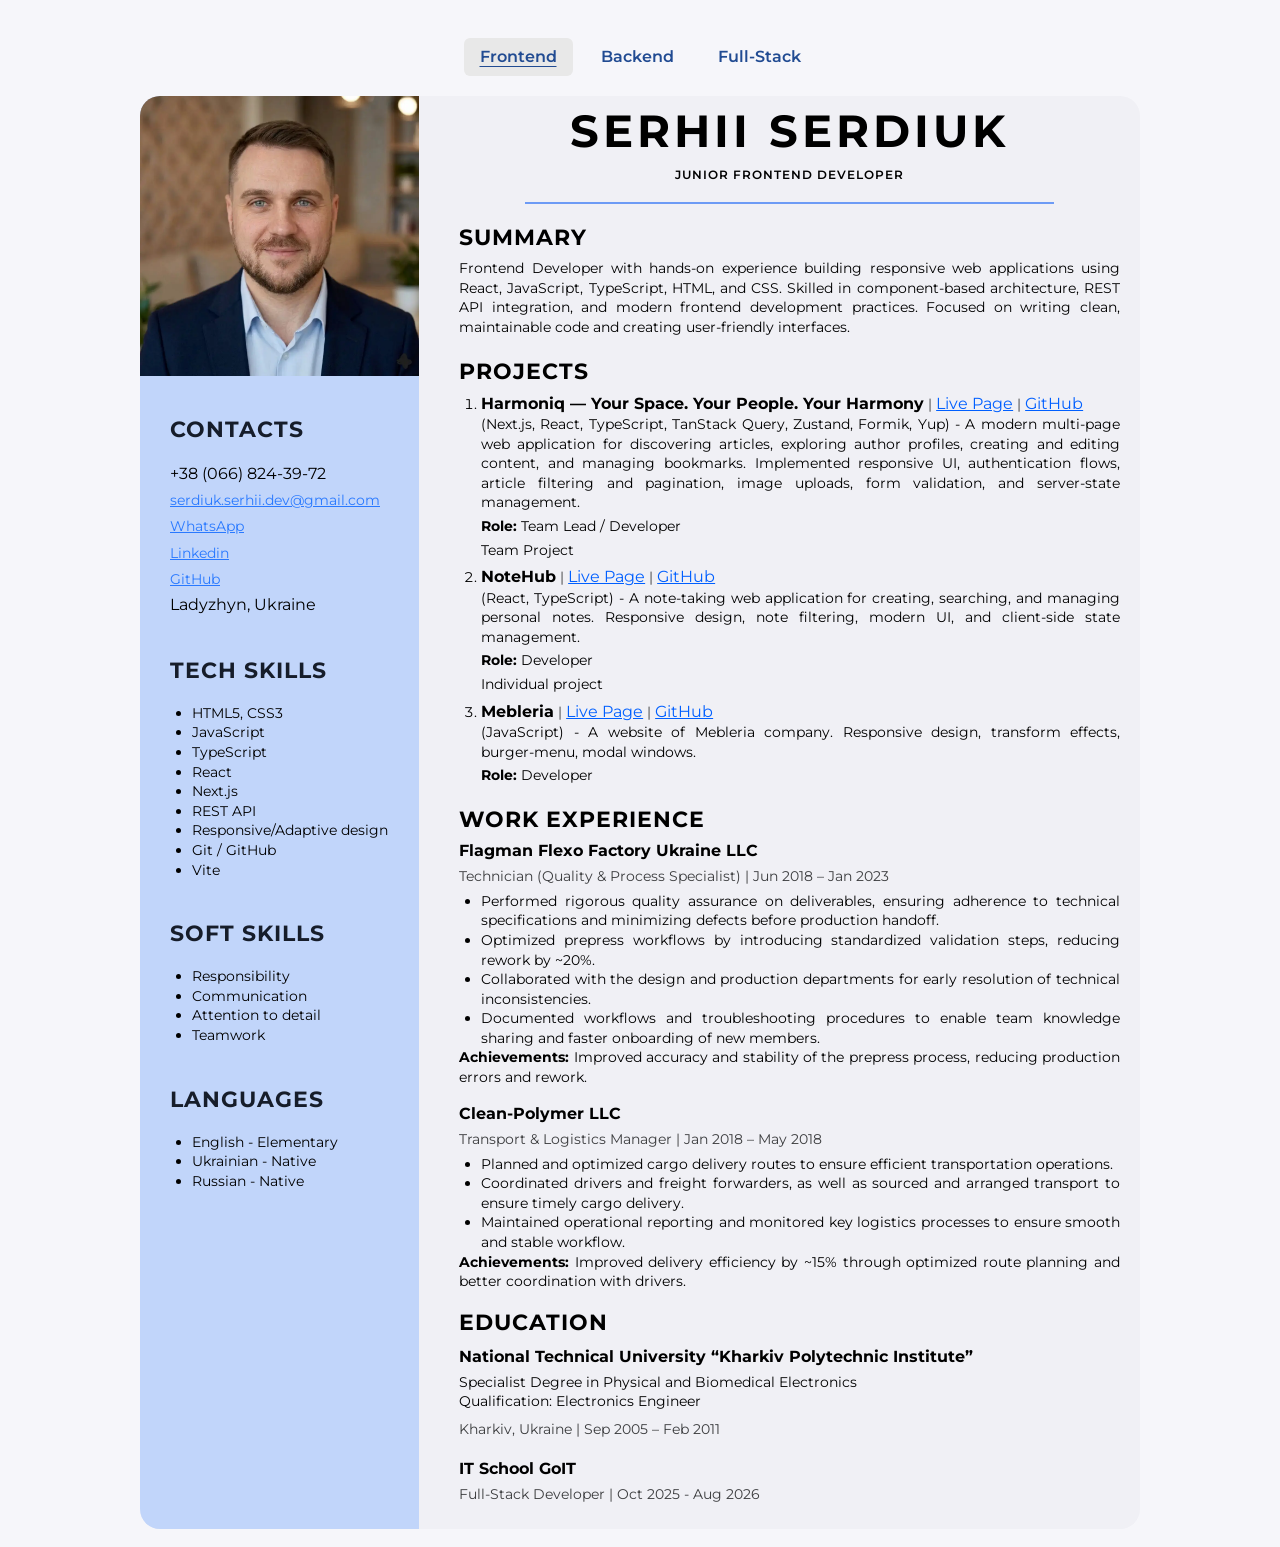
<file: index.html>
<!doctype html>
<html lang="en">
  <head>
    <meta charset="UTF-8" />
    <meta http-equiv="X-UA-Compatible" content="IE=edge" />
    <meta name="viewport" content="width=device-width, initial-scale=1.0" />
    <title>My resume</title>

    <link rel="preconnect" href="https://fonts.googleapis.com" />
    <link rel="preconnect" href="https://fonts.gstatic.com" crossorigin />
    <link
      href="https://fonts.googleapis.com/css2?family=Montserrat:wght@100..900&display=swap"
      rel="stylesheet"
    />

    <link rel="stylesheet" href="css/styles.css" />
    <link rel="icon" type="image/svg+xml" href="./img/favicon.svg" />
  </head>

  <body>
    <header class="header">
      <nav class="resume-nav">
        <a href="index.html" class="active">Frontend</a>
        <a href="backend.html">Backend</a>
        <a href="fullstack.html">Full-Stack</a>
      </nav>
    </header>
    <!-- wrapper -->
    <div class="wrapper">
      <!-- main content -->
      <div class="main-content">
        <!-- my info -->
        <div class="my-info">
          <h1 class="my-name">SERHII SERDIUK</h1>

          <h2 class="my-profession">Junior Frontend Developer</h2>
          <div class="divider"></div>
          <h3 class="my-projects-title">Summary</h3>
          <p class="my-descr">
            Frontend Developer with hands-on experience building responsive web
            applications using React, JavaScript, TypeScript, HTML, and CSS.
            Skilled in component-based architecture, REST API integration, and
            modern frontend development practices. Focused on writing clean,
            maintainable code and creating user-friendly interfaces.
          </p>
        </div>

        <!-- my projects -->
        <div class="my-projects-container">
          <h3 class="my-projects-title">PROJECTS</h3>

          <ol class="my-projects-list">
            <li class="my-projects-item">
              <span class="my-projects-item-name"
                >Harmoniq — Your Space. Your People. Your Harmony</span
              >
              <span class="text-accent">|</span>
              <a
                class="my-projects-item-link"
                href="https://frontend-project-final-7.vercel.app/"
                target="_blank"
                >Live Page</a
              >
              <span class="text-accent">|</span>
              <a
                class="my-projects-item-link"
                href="https://github.com/SerdiukSerhii/frontend_project_final_7"
                target="_blank"
                >GitHub</a
              >

              <p class="my-projects-item-tech">
                (Next.js, React, TypeScript, TanStack Query, Zustand, Formik,
                Yup) - A modern multi-page web application for discovering
                articles, exploring author profiles, creating and editing
                content, and managing bookmarks. Implemented responsive UI,
                authentication flows, article filtering and pagination, image
                uploads, form validation, and server-state management.
              </p>
              <p class="my-projects-desc margin">
                <strong>Role:</strong> Team Lead / Developer
              </p>
              <p class="note-individ">Team Project</p>
            </li>

            <li class="my-projects-item">
              <span class="my-projects-item-name">NoteHub</span>
              <span class="text-accent">|</span>
              <a
                class="my-projects-item-link"
                href="https://05-notehub-six-gold.vercel.app"
                target="_blank"
                >Live Page</a
              >
              <span class="text-accent">|</span>
              <a
                class="my-projects-item-link"
                href="https://github.com/SerdiukSerhii/05-notehub"
                target="_blank"
                >GitHub</a
              >
              <p class="my-projects-item-tech">
                (React, TypeScript) - A note-taking web application for
                creating, searching, and managing personal notes. Responsive
                design, note filtering, modern UI, and client-side state
                management.
              </p>
              <p class="my-projects-desc margin">
                <strong>Role:</strong> Developer
              </p>
              <p class="note-individ">Individual project</p>
            </li>

            <li class="my-projects-item">
              <span class="my-projects-item-name">Mebleria</span>
              <span class="text-accent">|</span>
              <a
                class="my-projects-item-link"
                href="https://yevhenii-priadko.github.io/it-creators-project-meblerija/"
                target="_blank"
                >Live Page</a
              >
              <span class="text-accent">|</span>
              <a
                class="my-projects-item-link"
                href="https://github.com/yevhenii-priadko/it-creators-project-meblerija"
                target="_blank"
                >GitHub</a
              >
              <p class="my-projects-item-tech">
                (JavaScript) - A website of Mebleria company. Responsive design,
                transform effects, burger-menu, modal windows.
              </p>
              <p class="my-projects-desc"><strong>Role:</strong> Developer</p>
            </li>
          </ol>
        </div>

        <!-- work experience -->
        <div class="work-experience-container">
          <h3 class="work-experience-title">Work Experience</h3>

          <!-- company 1 -->
          <div class="work-experience-container">
            <h4 class="work-experience-company">
              Flagman Flexo Factory Ukraine LLC
            </h4>
            <p class="work-experience-period">
              Technician (Quality & Process Specialist)
              <span class="text-accent">|</span> Jun 2018 – Jan 2023
            </p>

            <ul class="work-experience-duties-list">
              <li class="work-experience-duties-item">
                Performed rigorous quality assurance on deliverables, ensuring
                adherence to technical specifications and minimizing defects
                before production handoff.
              </li>
              <li class="work-experience-duties-item">
                Optimized prepress workflows by introducing standardized
                validation steps, reducing rework by ~20%.
              </li>
              <li class="work-experience-duties-item">
                Collaborated with the design and production departments for
                early resolution of technical inconsistencies.
              </li>
              <li class="work-experience-duties-item">
                Documented workflows and troubleshooting procedures to enable
                team knowledge sharing and faster onboarding of new members.
              </li>
            </ul>
            <p class="work-exp-item">
              <strong>Achievements:</strong> Improved accuracy and stability of
              the prepress process, reducing production errors and rework.
            </p>
          </div>

          <!-- company 2 -->
          <div class="work-experience-container">
            <h4 class="work-experience-company">Clean-Polymer LLC</h4>
            <p class="work-experience-period">
              Transport & Logistics Manager
              <span class="text-accent">|</span> Jan 2018 – May 2018
            </p>

            <ul class="work-experience-duties-list">
              <li class="work-experience-duties-item">
                Planned and optimized cargo delivery routes to ensure efficient
                transportation operations.
              </li>
              <li class="work-experience-duties-item">
                Coordinated drivers and freight forwarders, as well as sourced
                and arranged transport to ensure timely cargo delivery.
              </li>
              <li class="work-experience-duties-item">
                Maintained operational reporting and monitored key logistics
                processes to ensure smooth and stable workflow.
              </li>
            </ul>
            <p class="work-exp-item">
              <strong>Achievements:</strong> Improved delivery efficiency by
              ~15% through optimized route planning and better coordination with
              drivers.
            </p>
          </div>
        </div>

        <!-- educatiun -->
        <div class="education-container">
          <h3 class="education-title">EDUCATION</h3>
          <h4 class="education-university">
            National Technical University “Kharkiv Polytechnic Institute”
          </h4>
          <p class="education-faculty">
            Specialist Degree in Physical and Biomedical Electronics <br />
            Qualification: Electronics Engineer
          </p>
          <p class="education-period">
            Kharkiv, Ukraine
            <span class="text-accent">|</span> Sep 2005 – Feb 2011
          </p>

          <h4 class="education-university">IT School GoIT</h4>

          <p class="education-period-goit">
            Full-Stack Developer <span class="text-accent">|</span> Oct 2025
            <span class="text-accent">-</span> Aug 2026
          </p>
        </div>
      </div>

      <!-- sidebar -->
      <aside class="sidebar">
        <img
          class="my-photo"
          src="img/resume.webp"
          alt="my photo"
          width="370"
        />

        <div class="sidebar-content">
          <!-- my contacts -->
          <div class="contacts-container">
            <h3 class="contacts-title">CONTACTS</h3>
            <p class="contacts-item">+38 (066) 824-39-72</p>
            <p class="contacts-item">
              <a
                class="contacts-line"
                href="mailto:serdiuk.serhii.dev@gmail.com"
                >serdiuk.serhii.dev@gmail.com</a
              >
            </p>
            <p class="contacts-item">
              <a
                class="contacts-line"
                href="https://wa.me/380668243972"
                target="_blank"
                >WhatsApp</a
              >
            </p>
            <p class="contacts-item">
              <a
                class="contacts-line"
                href="https://www.linkedin.com/in/serdiuk-serhii"
                target="_blank"
                >Linkedin</a
              >
            </p>
            <p class="contacts-item">
              <a
                class="contacts-line"
                href="https://github.com/SerdiukSerhii"
                target="_blank"
                >GitHub</a
              >
            </p>
            <p class="contacts-item">Ladyzhyn, Ukraine</p>
          </div>

          <!-- tech skills -->
          <div class="skills-container">
            <h3 class="skills-title">Tech Skills</h3>
            <ul class="skills-list">
              <li class="skills-list-item">HTML5, CSS3</li>
              <li class="skills-list-item">JavaScript</li>
              <li class="skills-list-item">TypeScript</li>
              <li class="skills-list-item">React</li>
              <li class="skills-list-item">Next.js</li>
              <li class="skills-list-item">REST API</li>
              <li class="skills-list-item">Responsive/Adaptive design</li>
              <li class="skills-list-item">Git / GitHub</li>
              <li class="skills-list-item">Vite</li>
            </ul>
          </div>

          <!-- Soft Skills -->
          <div class="skills-container">
            <h3 class="skills-title">Soft Skills</h3>
            <ul class="skills-list">
              <li class="skills-list-item">Responsibility</li>
              <li class="skills-list-item">Communication</li>
              <li class="skills-list-item">Attention to detail</li>
              <li class="skills-list-item">Teamwork</li>
            </ul>
          </div>
          <!-- Languages -->
          <div class="skills-container">
            <h3 class="skills-title">Languages</h3>
            <ul class="skills-list">
              <li class="skills-list-item">English - Elementary</li>
              <li class="skills-list-item">Ukrainian - Native</li>
              <li class="skills-list-item">Russian - Native</li>
            </ul>
          </div>
        </div>
      </aside>
    </div>
  </body>
</html>
</file>
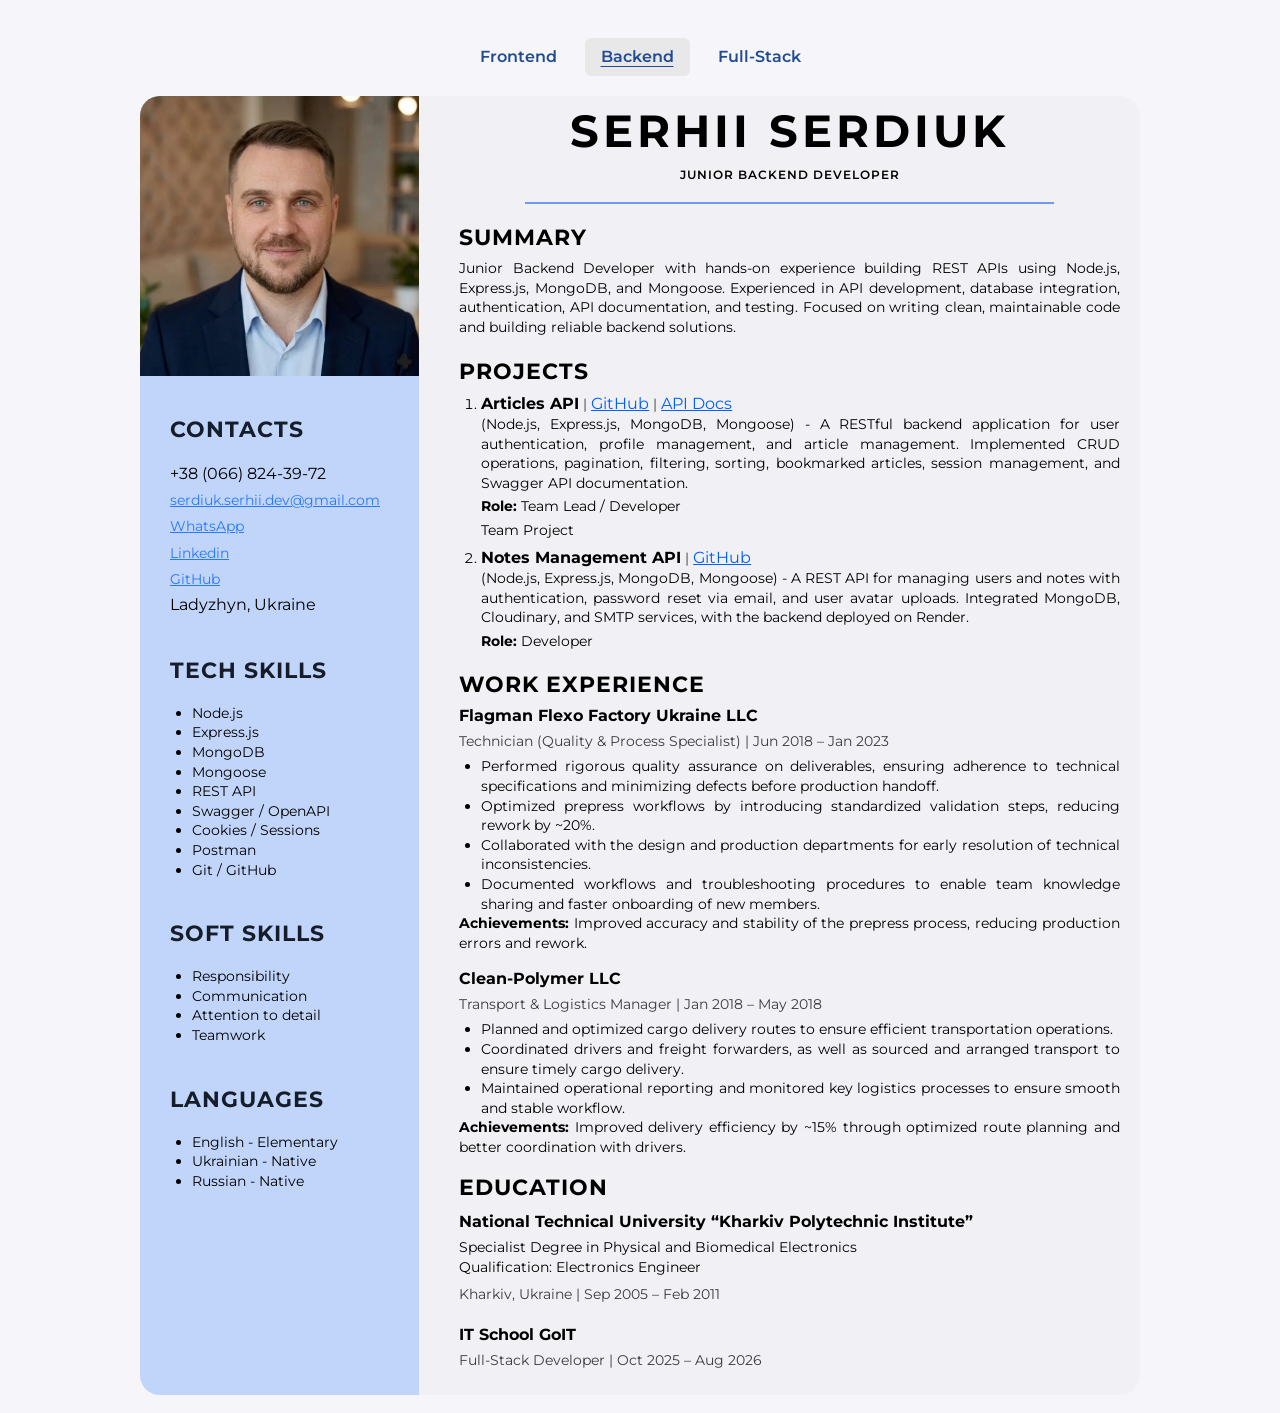
<file: backend.html>
<!doctype html>
<html lang="en">
  <head>
    <meta charset="UTF-8" />
    <meta http-equiv="X-UA-Compatible" content="IE=edge" />
    <meta name="viewport" content="width=device-width, initial-scale=1.0" />
    <title>My resume</title>

    <link rel="preconnect" href="https://fonts.googleapis.com" />
    <link rel="preconnect" href="https://fonts.gstatic.com" crossorigin />
    <link
      href="https://fonts.googleapis.com/css2?family=Montserrat:wght@100..900&display=swap"
      rel="stylesheet"
    />

    <link rel="stylesheet" href="css/styles.css" />
    <link rel="icon" type="image/svg+xml" href="./img/favicon.svg" />
  </head>

  <body>
    <header class="header">
      <nav class="resume-nav">
        <a href="index.html">Frontend</a>
        <a href="backend.html" class="active">Backend</a>
        <a href="fullstack.html">Full-Stack</a>
      </nav>
    </header>
    <!-- wrapper -->
    <div class="wrapper">
      <!-- main content -->
      <div class="main-content">
        <!-- my info -->
        <div class="my-info">
          <h1 class="my-name">SERHII SERDIUK</h1>

          <h2 class="my-profession">Junior Backend Developer</h2>
          <div class="divider"></div>
          <h3 class="my-projects-title">Summary</h3>
          <p class="my-descr">
            Junior Backend Developer with hands-on experience building REST APIs
            using Node.js, Express.js, MongoDB, and Mongoose. Experienced in API
            development, database integration, authentication, API
            documentation, and testing. Focused on writing clean, maintainable
            code and building reliable backend solutions.
          </p>
        </div>
        <!-- my projects -->
        <div class="my-projects-container">
          <h3 class="my-projects-title">PROJECTS</h3>

          <ol class="my-projects-list">
            <li class="my-projects-item">
              <span class="my-projects-item-name">Articles API</span>
              <span class="text-accent">|</span>
              <a
                class="my-projects-item-link"
                href="https://github.com/SerdiukSerhii/project-backend-final-7"
                target="_blank"
                >GitHub</a
              >
              <span class="text-accent">|</span>
              <a
                class="my-projects-item-link"
                href="https://fs-125-7-back.onrender.com/api-docs/"
                target="_blank"
                >API Docs</a
              >
              <p class="my-projects-item-tech">
                (Node.js, Express.js, MongoDB, Mongoose) - A RESTful backend
                application for user authentication, profile management, and
                article management. Implemented CRUD operations, pagination,
                filtering, sorting, bookmarked articles, session management, and
                Swagger API documentation.
              </p>
              <p class="my-projects-desc margin">
                <strong>Role:</strong> Team Lead / Developer
              </p>
              <p class="note-individ">Team Project</p>
            </li>

            <li class="my-projects-item">
              <span class="my-projects-item-name">Notes Management API</span>
              <span class="text-accent">|</span>
              <a
                class="my-projects-item-link"
                href="https://github.com/SerdiukSerhii/nodejs-hw"
                target="_blank"
                >GitHub</a
              >
              <p class="my-projects-item-tech">
                (Node.js, Express.js, MongoDB, Mongoose) - A REST API for
                managing users and notes with authentication, password reset via
                email, and user avatar uploads. Integrated MongoDB, Cloudinary,
                and SMTP services, with the backend deployed on Render.
              </p>
              <p class="my-projects-desc"><strong>Role:</strong> Developer</p>
            </li>
          </ol>
        </div>

        <!-- work experience -->
        <div class="work-experience-container">
          <h3 class="work-experience-title">Work Experience</h3>

          <!-- company 1 -->
          <div class="work-experience-container">
            <h4 class="work-experience-company">
              Flagman Flexo Factory Ukraine LLC
            </h4>
            <p class="work-experience-period">
              Technician (Quality & Process Specialist)
              <span class="text-accent">|</span> Jun 2018 – Jan 2023
            </p>

            <ul class="work-experience-duties-list">
              <li class="work-experience-duties-item">
                Performed rigorous quality assurance on deliverables, ensuring
                adherence to technical specifications and minimizing defects
                before production handoff.
              </li>
              <li class="work-experience-duties-item">
                Optimized prepress workflows by introducing standardized
                validation steps, reducing rework by ~20%.
              </li>
              <li class="work-experience-duties-item">
                Collaborated with the design and production departments for
                early resolution of technical inconsistencies.
              </li>
              <li class="work-experience-duties-item">
                Documented workflows and troubleshooting procedures to enable
                team knowledge sharing and faster onboarding of new members.
              </li>
            </ul>
            <p class="work-exp-item">
              <strong>Achievements:</strong> Improved accuracy and stability of
              the prepress process, reducing production errors and rework.
            </p>
          </div>

          <!-- company 2 -->
          <div class="work-experience-container">
            <h4 class="work-experience-company">Clean-Polymer LLC</h4>
            <p class="work-experience-period">
              Transport & Logistics Manager
              <span class="text-accent">|</span> Jan 2018 – May 2018
            </p>

            <ul class="work-experience-duties-list">
              <li class="work-experience-duties-item">
                Planned and optimized cargo delivery routes to ensure efficient
                transportation operations.
              </li>
              <li class="work-experience-duties-item">
                Coordinated drivers and freight forwarders, as well as sourced
                and arranged transport to ensure timely cargo delivery.
              </li>
              <li class="work-experience-duties-item">
                Maintained operational reporting and monitored key logistics
                processes to ensure smooth and stable workflow.
              </li>
            </ul>
            <p class="work-exp-item">
              <strong>Achievements:</strong> Improved delivery efficiency by
              ~15% through optimized route planning and better coordination with
              drivers.
            </p>
          </div>
        </div>

        <!-- educatiun -->
        <div class="education-container">
          <h3 class="education-title">EDUCATION</h3>
          <h4 class="education-university">
            National Technical University “Kharkiv Polytechnic Institute”
          </h4>
          <p class="education-faculty">
            Specialist Degree in Physical and Biomedical Electronics <br />
            Qualification: Electronics Engineer
          </p>
          <p class="education-period">
            Kharkiv, Ukraine
            <span class="text-accent">|</span> Sep 2005 – Feb 2011
          </p>

          <h4 class="education-university">IT School GoIT</h4>

          <p class="education-period-goit">
            Full-Stack Developer <span class="text-accent">|</span> Oct 2025 –
            Aug 2026
          </p>
        </div>
      </div>

      <!-- sidebar -->
      <aside class="sidebar">
        <img
          class="my-photo"
          src="img/resume.webp"
          alt="my photo"
          width="370"
        />

        <div class="sidebar-content">
          <!-- my contacts -->
          <div class="contacts-container">
            <h3 class="contacts-title">CONTACTS</h3>
            <p class="contacts-item">+38 (066) 824-39-72</p>
            <p class="contacts-item">
              <a
                class="contacts-line"
                href="mailto:serdiuk.serhii.dev@gmail.com"
                >serdiuk.serhii.dev@gmail.com</a
              >
            </p>
            <p class="contacts-item">
              <a
                class="contacts-line"
                href="https://wa.me/380668243972"
                target="_blank"
                >WhatsApp</a
              >
            </p>
            <p class="contacts-item">
              <a
                class="contacts-line"
                href="https://www.linkedin.com/in/serdiuk-serhii"
                target="_blank"
                >Linkedin</a
              >
            </p>
            <p class="contacts-item">
              <a
                class="contacts-line"
                href="https://github.com/SerdiukSerhii"
                target="_blank"
                >GitHub</a
              >
            </p>
            <p class="contacts-item">Ladyzhyn, Ukraine</p>
          </div>

          <!-- tech skills -->
          <div class="skills-container">
            <h3 class="skills-title">Tech Skills</h3>
            <ul class="skills-list">
              <li class="skills-list-item">Node.js</li>
              <li class="skills-list-item">Express.js</li>
              <li class="skills-list-item">MongoDB</li>
              <li class="skills-list-item">Mongoose</li>
              <li class="skills-list-item">REST API</li>
              <li class="skills-list-item">Swagger / OpenAPI</li>
              <li class="skills-list-item">Cookies / Sessions</li>
              <li class="skills-list-item">Postman</li>
              <li class="skills-list-item">Git / GitHub</li>
            </ul>
          </div>

          <!-- Soft Skills -->
          <div class="skills-container">
            <h3 class="skills-title">Soft Skills</h3>
            <ul class="skills-list">
              <li class="skills-list-item">Responsibility</li>
              <li class="skills-list-item">Communication</li>
              <li class="skills-list-item">Attention to detail</li>
              <li class="skills-list-item">Teamwork</li>
            </ul>
          </div>
          <!-- Languages -->
          <div class="skills-container">
            <h3 class="skills-title">Languages</h3>
            <ul class="skills-list">
              <li class="skills-list-item">English - Elementary</li>
              <li class="skills-list-item">Ukrainian - Native</li>
              <li class="skills-list-item">Russian - Native</li>
            </ul>
          </div>
        </div>
      </aside>
    </div>
  </body>
</html>
</file>
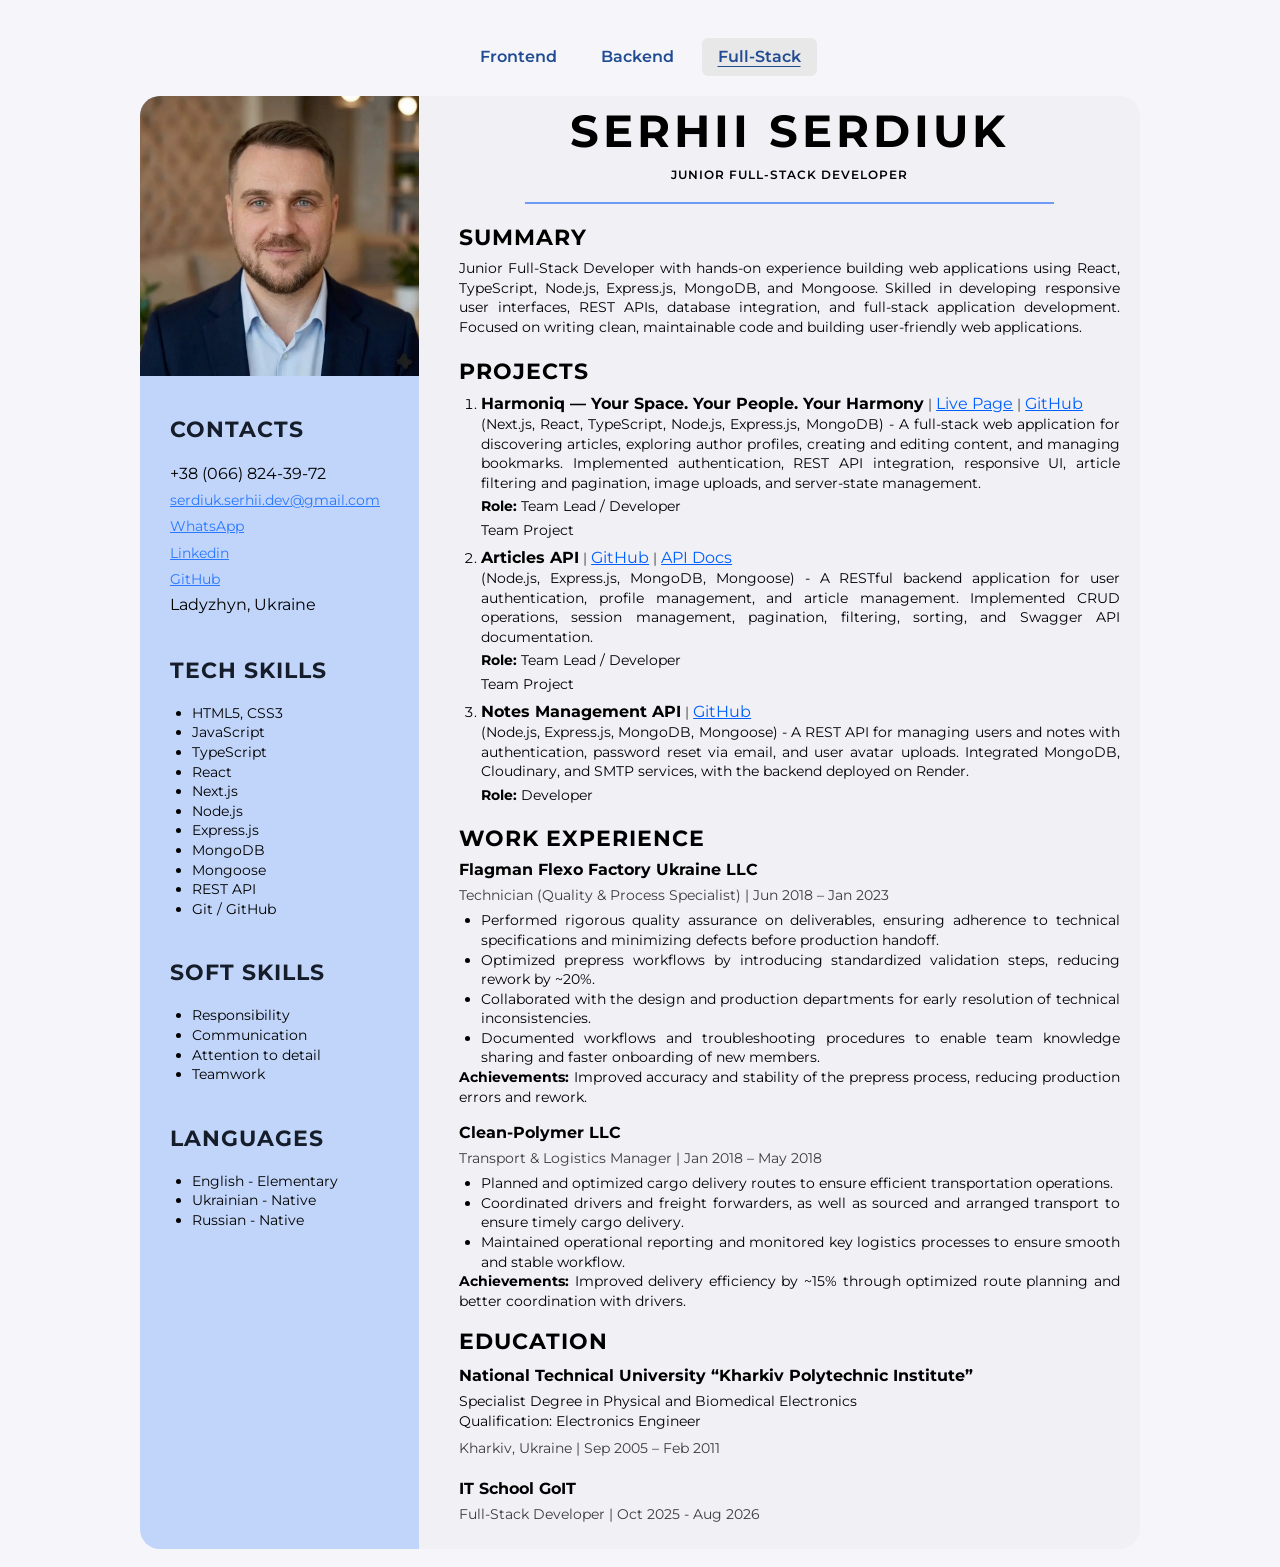
<file: fullstack.html>
<!doctype html>
<html lang="en">
  <head>
    <meta charset="UTF-8" />
    <meta http-equiv="X-UA-Compatible" content="IE=edge" />
    <meta name="viewport" content="width=device-width, initial-scale=1.0" />
    <title>My resume</title>

    <link rel="preconnect" href="https://fonts.googleapis.com" />
    <link rel="preconnect" href="https://fonts.gstatic.com" crossorigin />
    <link
      href="https://fonts.googleapis.com/css2?family=Montserrat:wght@100..900&display=swap"
      rel="stylesheet"
    />

    <link rel="stylesheet" href="css/styles.css" />
    <link rel="icon" type="image/svg+xml" href="./img/favicon.svg" />
  </head>

  <body>
    <header class="header">
      <nav class="resume-nav">
        <a href="index.html">Frontend</a>
        <a href="backend.html">Backend</a>
        <a href="fullstack.html" class="active">Full-Stack</a>
      </nav>
    </header>
    <!-- wrapper -->
    <div class="wrapper">
      <!-- main content -->
      <div class="main-content">
        <!-- my info -->
        <div class="my-info">
          <h1 class="my-name">SERHII SERDIUK</h1>

          <h2 class="my-profession">Junior Full-Stack Developer</h2>
          <div class="divider"></div>
          <h3 class="my-projects-title">Summary</h3>
          <p class="my-descr">
            Junior Full-Stack Developer with hands-on experience building web
            applications using React, TypeScript, Node.js, Express.js, MongoDB,
            and Mongoose. Skilled in developing responsive user interfaces, REST
            APIs, database integration, and full-stack application development.
            Focused on writing clean, maintainable code and building
            user-friendly web applications.
          </p>
        </div>

        <!-- my projects -->
        <div class="my-projects-container">
          <h3 class="my-projects-title">PROJECTS</h3>
          <ol class="my-projects-list">
            <li class="my-projects-item">
              <span class="my-projects-item-name"
                >Harmoniq — Your Space. Your People. Your Harmony</span
              >
              <span class="text-accent">|</span>
              <a
                class="my-projects-item-link"
                href="https://frontend-project-final-7.vercel.app/"
                target="_blank"
                >Live Page</a
              >
              <span class="text-accent">|</span>
              <a
                class="my-projects-item-link"
                href="https://github.com/SerdiukSerhii/frontend_project_final_7"
                target="_blank"
                >GitHub</a
              >
              <p class="my-projects-item-tech">
                (Next.js, React, TypeScript, Node.js, Express.js, MongoDB) - A
                full-stack web application for discovering articles, exploring
                author profiles, creating and editing content, and managing
                bookmarks. Implemented authentication, REST API integration,
                responsive UI, article filtering and pagination, image uploads,
                and server-state management.
              </p>
              <p class="my-projects-desc margin">
                <strong>Role:</strong> Team Lead / Developer
              </p>
              <p class="note-individ">Team Project</p>
            </li>
            <li class="my-projects-item">
              <span class="my-projects-item-name">Articles API</span>
              <span class="text-accent">|</span>
              <a
                class="my-projects-item-link"
                href="https://github.com/SerdiukSerhii/project-backend-final-7"
                target="_blank"
                >GitHub</a
              >
              <span class="text-accent">|</span>
              <a
                class="my-projects-item-link"
                href="https://fs-125-7-back.onrender.com/api-docs/"
                target="_blank"
                >API Docs</a
              >
              <p class="my-projects-item-tech">
                (Node.js, Express.js, MongoDB, Mongoose) - A RESTful backend
                application for user authentication, profile management, and
                article management. Implemented CRUD operations, session
                management, pagination, filtering, sorting, and Swagger API
                documentation.
              </p>
              <p class="my-projects-desc margin">
                <strong>Role:</strong> Team Lead / Developer
              </p>
              <p class="note-individ">Team Project</p>
            </li>
            <li class="my-projects-item">
              <span class="my-projects-item-name">Notes Management API</span>
              <span class="text-accent">|</span>
              <a
                class="my-projects-item-link"
                href="https://github.com/SerdiukSerhii/nodejs-hw"
                target="_blank"
                >GitHub</a
              >
              <p class="my-projects-item-tech">
                (Node.js, Express.js, MongoDB, Mongoose) - A REST API for
                managing users and notes with authentication, password reset via
                email, and user avatar uploads. Integrated MongoDB, Cloudinary,
                and SMTP services, with the backend deployed on Render.
              </p>
              <p class="my-projects-desc"><strong>Role:</strong> Developer</p>
            </li>
          </ol>
        </div>

        <!-- work experience -->
        <div class="work-experience-container">
          <h3 class="work-experience-title">Work Experience</h3>

          <!-- company 1 -->
          <div class="work-experience-container">
            <h4 class="work-experience-company">
              Flagman Flexo Factory Ukraine LLC
            </h4>
            <p class="work-experience-period">
              Technician (Quality & Process Specialist)
              <span class="text-accent">|</span> Jun 2018 – Jan 2023
            </p>

            <ul class="work-experience-duties-list">
              <li class="work-experience-duties-item">
                Performed rigorous quality assurance on deliverables, ensuring
                adherence to technical specifications and minimizing defects
                before production handoff.
              </li>
              <li class="work-experience-duties-item">
                Optimized prepress workflows by introducing standardized
                validation steps, reducing rework by ~20%.
              </li>
              <li class="work-experience-duties-item">
                Collaborated with the design and production departments for
                early resolution of technical inconsistencies.
              </li>
              <li class="work-experience-duties-item">
                Documented workflows and troubleshooting procedures to enable
                team knowledge sharing and faster onboarding of new members.
              </li>
            </ul>
            <p class="work-exp-item">
              <strong>Achievements:</strong> Improved accuracy and stability of
              the prepress process, reducing production errors and rework.
            </p>
          </div>

          <!-- company 2 -->
          <div class="work-experience-container">
            <h4 class="work-experience-company">Clean-Polymer LLC</h4>
            <p class="work-experience-period">
              Transport & Logistics Manager
              <span class="text-accent">|</span> Jan 2018 – May 2018
            </p>

            <ul class="work-experience-duties-list">
              <li class="work-experience-duties-item">
                Planned and optimized cargo delivery routes to ensure efficient
                transportation operations.
              </li>
              <li class="work-experience-duties-item">
                Coordinated drivers and freight forwarders, as well as sourced
                and arranged transport to ensure timely cargo delivery.
              </li>
              <li class="work-experience-duties-item">
                Maintained operational reporting and monitored key logistics
                processes to ensure smooth and stable workflow.
              </li>
            </ul>
            <p class="work-exp-item">
              <strong>Achievements:</strong> Improved delivery efficiency by
              ~15% through optimized route planning and better coordination with
              drivers.
            </p>
          </div>
        </div>

        <!-- educatiun -->
        <div class="education-container">
          <h3 class="education-title">EDUCATION</h3>
          <h4 class="education-university">
            National Technical University “Kharkiv Polytechnic Institute”
          </h4>
          <p class="education-faculty">
            Specialist Degree in Physical and Biomedical Electronics <br />
            Qualification: Electronics Engineer
          </p>
          <p class="education-period">
            Kharkiv, Ukraine
            <span class="text-accent">|</span> Sep 2005 – Feb 2011
          </p>

          <h4 class="education-university">IT School GoIT</h4>

          <p class="education-period-goit">
            Full-Stack Developer <span class="text-accent">|</span> Oct 2025
            <span class="text-accent">-</span> Aug 2026
          </p>
        </div>
      </div>

      <!-- sidebar -->
      <aside class="sidebar">
        <img
          class="my-photo"
          src="img/resume.webp"
          alt="my photo"
          width="370"
        />

        <div class="sidebar-content">
          <!-- my contacts -->
          <div class="contacts-container">
            <h3 class="contacts-title">CONTACTS</h3>
            <p class="contacts-item">+38 (066) 824-39-72</p>
            <p class="contacts-item">
              <a
                class="contacts-line"
                href="mailto:serdiuk.serhii.dev@gmail.com"
                >serdiuk.serhii.dev@gmail.com</a
              >
            </p>
            <p class="contacts-item">
              <a
                class="contacts-line"
                href="https://wa.me/380668243972"
                target="_blank"
                >WhatsApp</a
              >
            </p>
            <p class="contacts-item">
              <a
                class="contacts-line"
                href="https://www.linkedin.com/in/serdiuk-serhii"
                target="_blank"
                >Linkedin</a
              >
            </p>
            <p class="contacts-item">
              <a
                class="contacts-line"
                href="https://github.com/SerdiukSerhii"
                target="_blank"
                >GitHub</a
              >
            </p>
            <p class="contacts-item">Ladyzhyn, Ukraine</p>
          </div>

          <!-- tech skills -->
          <div class="skills-container">
            <h3 class="skills-title">Tech Skills</h3>
            <ul class="skills-list">
              <li class="skills-list-item">HTML5, CSS3</li>
              <li class="skills-list-item">JavaScript</li>
              <li class="skills-list-item">TypeScript</li>
              <li class="skills-list-item">React</li>
              <li class="skills-list-item">Next.js</li>
              <li class="skills-list-item">Node.js</li>
              <li class="skills-list-item">Express.js</li>
              <li class="skills-list-item">MongoDB</li>
              <li class="skills-list-item">Mongoose</li>
              <li class="skills-list-item">REST API</li>
              <li class="skills-list-item">Git / GitHub</li>
            </ul>
          </div>

          <!-- Soft Skills -->
          <div class="skills-container">
            <h3 class="skills-title">Soft Skills</h3>
            <ul class="skills-list">
              <li class="skills-list-item">Responsibility</li>
              <li class="skills-list-item">Communication</li>
              <li class="skills-list-item">Attention to detail</li>
              <li class="skills-list-item">Teamwork</li>
            </ul>
          </div>
          <!-- Languages -->
          <div class="skills-container">
            <h3 class="skills-title">Languages</h3>
            <ul class="skills-list">
              <li class="skills-list-item">English - Elementary</li>
              <li class="skills-list-item">Ukrainian - Native</li>
              <li class="skills-list-item">Russian - Native</li>
            </ul>
          </div>
        </div>
      </aside>
    </div>
  </body>
</html>
</file>
<file: css/styles.css>
*,
*::before,
*::after {
  box-sizing: border-box;
}

html {
  overflow-y: scroll;
}

body {
  background-color: #f6f6fa;
  padding: 10px 20px;
  font-family: "Montserrat", sans-serif;
  line-height: 1.4;
}

ul,
ol,
li,
h1,
h2,
h3,
h4 {
  margin: 0;
}

img {
  display: block;
  max-width: 100%;
  height: auto;
}

p {
  margin: 0;
  text-align: justify;
  hyphens: auto;
}

.text-accent {
  color: #3c3d3f;
}

/* Nav */

.resume-nav {
  display: flex;
  justify-content: center;
  align-items: center;
  gap: 12px;
  padding: 20px 0;
}

.resume-nav a {
  padding: 8px 16px;
  border-radius: 6px;
  color: #214b92;
  text-decoration: none;
  font-size: 16px;
  font-weight: 600;
  transition:
    background-color 250ms ease,
    color 250ms ease;
}

.resume-nav a:hover {
  background-color: #e8e8e8;
  color: #000;
}

.resume-nav a.active {
  background-color: #e8e8e8;
  text-decoration: underline;
  text-underline-offset: 4px;
}

/* Wrapper */

.wrapper {
  display: flex;
  flex-direction: row-reverse;
  justify-content: center;
  border-radius: 20px;
  max-width: 1000px;
  margin: 0 auto;
  background-color: #f0f0f5;
}

/* Main content */

.main-content {
  padding: 10px 20px 20px 40px;
  box-sizing: border-box;
  height: 100%;
}

/* Sidebar */

.sidebar {
  width: 370px;
  border-radius: 20px 0 0 20px;
  padding-bottom: 40px;
  box-sizing: border-box;
  background-color: #c1d5fa;
}

.sidebar-content {
  padding: 40px 30px;
  box-sizing: border-box;
}

.my-photo {
  border-top-left-radius: 20px;
}

/* Contacts */

.contacts-title {
  color: #161d2a;
  font-weight: 700;
  font-size: 22px;
  line-height: normal;
  margin-bottom: 20px;
}

.contacts-line {
  color: #2979ff;
  font-weight: 400;
  font-size: 14px;
  text-decoration-line: underline;
}

.contacts-item {
  margin-bottom: 4px;
}

.contacts-container {
  margin-bottom: 40px;
}

/* Skills container */

.skills-container {
  margin-bottom: 40px;
}

.skills-title {
  color: #161d2a;
  font-weight: 700;
  font-size: 22px;
  line-height: normal;
  margin-bottom: 20px;
}

.skills-list {
  padding-left: 22px;
}

.skills-list-item {
  font-weight: 400;
  font-size: 14px;
}

/* main content-info */

.my-name {
  color: #000;
  font-weight: 700;
  font-size: 45px;
  line-height: 1.1;
  letter-spacing: 4px;
  margin-top: 0;
  margin-bottom: 12px;
  text-align: center;
}

.my-profession {
  color: #000;
  font-weight: 600;
  font-size: 12px;
  line-height: 1.2;
  margin-top: 0;
  margin-bottom: 20px;
  text-align: center;
}

.divider {
  width: 80%;
  text-align: center;
  border-bottom: 2px solid #6d9bf5;
  margin-bottom: 20px;
  margin-left: auto;
  margin-right: auto;
}

.my-descr {
  color: #000;
  font-weight: 400;
  font-size: 14px;
  width: 100%;
  max-width: 800px;
  text-align: justify;
  hyphens: auto;
}

.my-info {
  margin-bottom: 20px;
}

/* my-projects-title  */

.my-projects-container {
  margin-bottom: 20px;
}

.my-projects-title {
  color: #000;
  font-weight: 700;
  font-size: 22px;
  line-height: 27px;
  margin-top: 0;
  margin-bottom: 8px;
}

.my-projects-list {
  padding-left: 22px;
}

.my-projects-item {
  color: #000;
  font-weight: 400;
  font-size: 14px;
  width: 100%;
  max-width: 800px;
  text-align: justify;
  hyphens: auto;
  margin-bottom: 6px;
}

.my-projects-item-name {
  font-weight: 700;
  color: #000;
  font-size: 16px;
}

.my-projects-item-link {
  color: #005fff;
  font-weight: 400;
  font-size: 16px;
  text-decoration: underline;
}

.my-projects-item-tech {
  font-weight: 400;
  font-size: 14px;
  width: 100%;
  max-width: 800px;
  margin-bottom: 4px;
}

.my-projects-desc {
  font-weight: 400;
  font-size: 14px;
  text-align: justify;
  hyphens: auto;
}

.margin {
  margin-bottom: 4px;
}

/* Work experiencez */

.work-experience-container {
  margin-bottom: 20px;
}

.work-experience-title {
  color: #000;
  font-weight: 700;
  font-size: 22px;
  line-height: 27px;
  margin-bottom: 8px;
}

.work-experience-container {
  margin-bottom: 12px;
}

.work-experience-company {
  color: #000;
  font-weight: 700;
  font-size: 16px;
  line-height: 20px;

  margin-bottom: 8px;
}

.work-experience-period {
  color: #3c3d3f;
  font-weight: 400;
  font-size: 14px;
  line-height: 15px;
  margin-bottom: 8px;
}

.work-experience-period-separator {
  color: #a8a8a8;
}

.work-experience-duties-list {
  padding-left: 22px;
  max-width: 800px;
}

.work-experience-duties-item {
  font-weight: 400;
  font-size: 14px;
  width: 100%;
  max-width: 800px;
  text-align: justify;
  /* hyphens: auto; */
}

.work-exp-item {
  font-weight: 400;
  font-size: 14px;
  text-align: justify;
  margin-bottom: 16px;
}

/* Education */

.education-container {
  margin-bottom: 4px;
}

.education-title {
  color: #000;
  font-weight: 700;
  font-size: 22px;
  margin-top: 0;
  margin-bottom: 8px;
}

.education-university {
  color: #000;
  font-weight: 700;
  font-size: 16px;
  line-height: 20px;

  margin-bottom: 6px;
}

.education-faculty {
  color: #000;
  font-weight: 400;
  font-size: 14px;
  margin-top: 0;
  margin-bottom: 8px;
}

.education-period {
  color: #3c3d3f;
  font-weight: 400;
  font-size: 14px;

  margin-bottom: 20px;
}

.education-period-goit {
  color: #3c3d3f;
  font-weight: 400;
  font-size: 14px;
  margin-bottom: 0px;
}

h2,
h3 {
  text-transform: uppercase;
  letter-spacing: 1px;
  font-weight: 700;
}

@media screen and (max-width: 600px) {
  body {
    padding: 0;
  }
}

@media screen and (max-width: 320px) {
  .wrapper {
    flex-direction: column;
  }

  .main-content {
    padding: 10px;
    margin: 0 auto;
  }

  .sidebar {
    border-radius: 20px;
    width: 100%;
    margin: 0 auto;
    overflow: hidden;
  }

  .resume-nav {
    flex-direction: column;
    gap: 8px;
  }

  .resume-nav a {
    width: 100%;
    text-align: center;
  }
}

/* ----- Print PDF ---------*/

@media print {
  @page {
    size: A4;
    margin: 10mm;
  }

  body {
    print-color-adjust: exact;
    -webkit-print-color-adjust: exact;
    background-color: white;
    padding: 0;
  }

  .wrapper {
    border: 1px solid #eee;
    border-radius: 20px;
    overflow: hidden;
    display: flex;

    zoom: 0.79;
  }

  .main-content {
    background-color: #e4e7ec;
    border-radius: 0 20px 20px 0;
  }

  p,
  li {
    line-height: 1.3 !important;
  }

  .contacts-container,
  .skills-container,
  .my-info,
  .my-projects-container,
  .work-experience-section {
    margin-bottom: 15px !important;
  }

  .divider {
    margin-bottom: 15px;
  }
}
</file>
